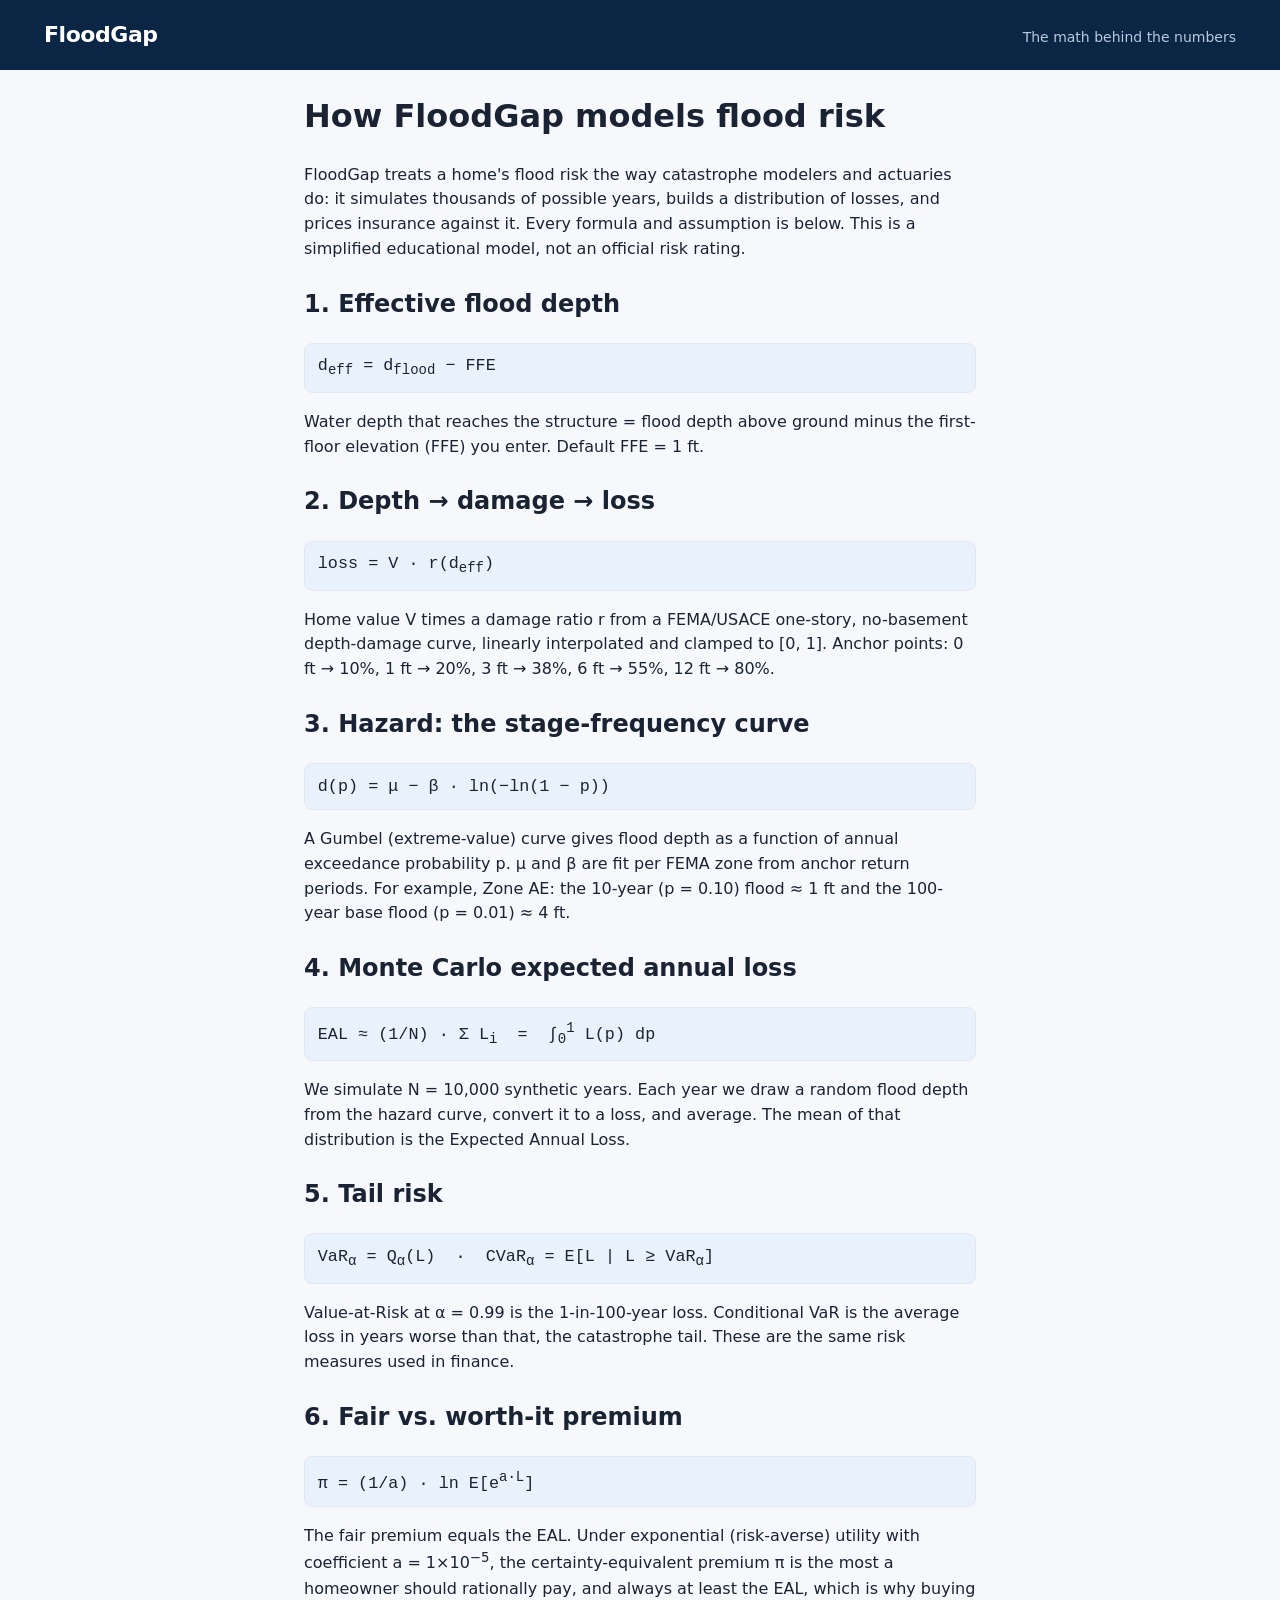
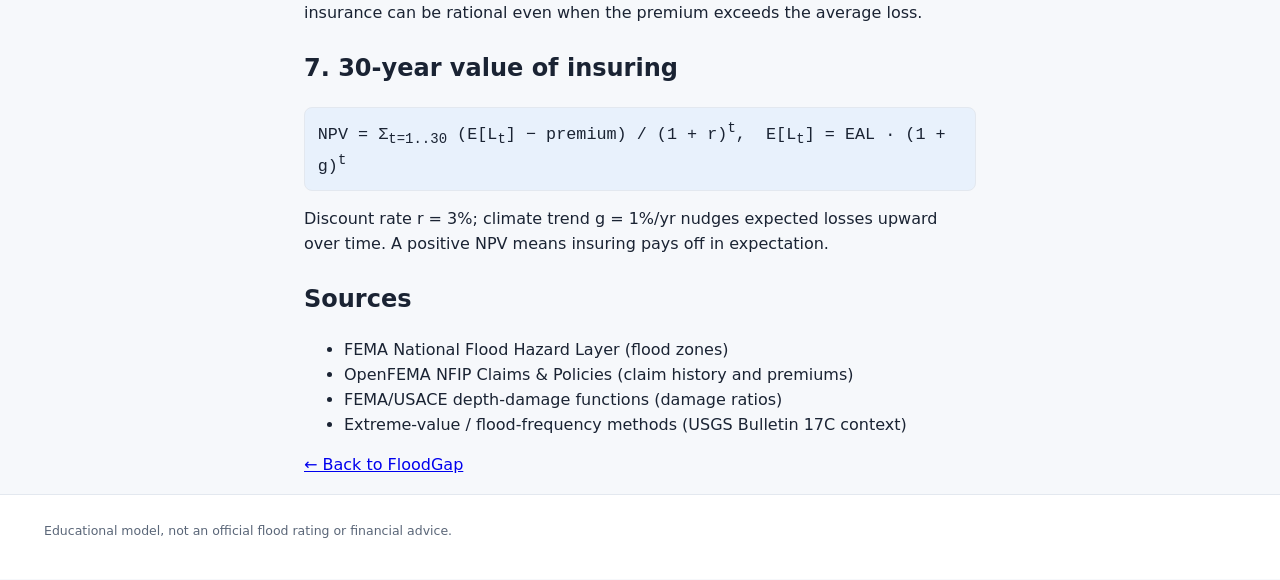
<file: methods.html>
<!doctype html>
<html lang="en">
<head>
    <meta charset="utf-8" />
    <meta name="viewport" content="width=device-width, initial-scale=1.0" />
    <title>The Math Behind FloodGap</title>
    <link rel="stylesheet" href="css/style.css" />
    <script>
        (function () {
            var saved = localStorage.getItem("floodgap-theme");
            var dark = saved ? saved === "dark" : window.matchMedia("(prefers-color-scheme: dark)").matches;
            if (dark) document.documentElement.setAttribute("data-theme", "dark");
        })();
    </script>
</head>
<body>
    <header class="site-header"><div class="wrap header-row">
        <a class="brand brand-link" href="index.html"><span class="brand-name">FloodGap</span></a>
        <p class="tagline">The math behind the numbers</p>
    </div></header>
    <main class="wrap methods-page">
        <h1>How FloodGap models flood risk</h1>
        <p>FloodGap treats a home's flood risk the way catastrophe modelers and actuaries do:
        it simulates thousands of possible years, builds a distribution of losses, and prices
        insurance against it. Every formula and assumption is below. This is a simplified
        educational model, not an official risk rating.</p>

        <h2>1. Effective flood depth</h2>
        <p class="formula">d<sub>eff</sub> = d<sub>flood</sub> &minus; FFE</p>
        <p>Water depth that reaches the structure = flood depth above ground minus the
        first-floor elevation (FFE) you enter. Default FFE = 1 ft.</p>

        <h2>2. Depth &rarr; damage &rarr; loss</h2>
        <p class="formula">loss = V &middot; r(d<sub>eff</sub>)</p>
        <p>Home value V times a damage ratio r from a FEMA/USACE one-story, no-basement
        depth-damage curve, linearly interpolated and clamped to [0, 1]. Anchor points:
        0 ft &rarr; 10%, 1 ft &rarr; 20%, 3 ft &rarr; 38%, 6 ft &rarr; 55%, 12 ft &rarr; 80%.</p>

        <h2>3. Hazard: the stage-frequency curve</h2>
        <p class="formula">d(p) = &mu; &minus; &beta; &middot; ln(&minus;ln(1 &minus; p))</p>
        <p>A Gumbel (extreme-value) curve gives flood depth as a function of annual
        exceedance probability p. &mu; and &beta; are fit per FEMA zone from anchor return
        periods. For example, Zone AE: the 10-year (p = 0.10) flood &asymp; 1 ft and the 100-year base flood
        (p = 0.01) &asymp; 4 ft.</p>

        <h2>4. Monte Carlo expected annual loss</h2>
        <p class="formula">EAL &asymp; (1/N) &middot; &Sigma; L<sub>i</sub>&nbsp;&nbsp;=&nbsp;&nbsp;&int;<sub>0</sub><sup>1</sup> L(p) dp</p>
        <p>We simulate N = 10,000 synthetic years. Each year we draw a random flood depth
        from the hazard curve, convert it to a loss, and average. The mean of that
        distribution is the Expected Annual Loss.</p>

        <h2>5. Tail risk</h2>
        <p class="formula">VaR<sub>&alpha;</sub> = Q<sub>&alpha;</sub>(L)&nbsp;&nbsp;&middot;&nbsp;&nbsp;CVaR<sub>&alpha;</sub> = E[L | L &ge; VaR<sub>&alpha;</sub>]</p>
        <p>Value-at-Risk at &alpha; = 0.99 is the 1-in-100-year loss. Conditional VaR is the
        average loss in years worse than that, the catastrophe tail. These are the same
        risk measures used in finance.</p>

        <h2>6. Fair vs. worth-it premium</h2>
        <p class="formula">&pi; = (1/a) &middot; ln E[e<sup>a&middot;L</sup>]</p>
        <p>The fair premium equals the EAL. Under exponential (risk-averse) utility with
        coefficient a = 1&times;10<sup>&minus;5</sup>, the certainty-equivalent premium &pi; is the most a homeowner
        should rationally pay, and always at least the EAL, which is why buying insurance can be
        rational even when the premium exceeds the average loss.</p>

        <h2>7. 30-year value of insuring</h2>
        <p class="formula">NPV = &Sigma;<sub>t=1..30</sub> (E[L<sub>t</sub>] &minus; premium) / (1 + r)<sup>t</sup>,&nbsp; E[L<sub>t</sub>] = EAL &middot; (1 + g)<sup>t</sup></p>
        <p>Discount rate r = 3%; climate trend g = 1%/yr nudges expected losses upward over
        time. A positive NPV means insuring pays off in expectation.</p>

        <h2>Sources</h2>
        <ul>
            <li>FEMA National Flood Hazard Layer (flood zones)</li>
            <li>OpenFEMA NFIP Claims &amp; Policies (claim history and premiums)</li>
            <li>FEMA/USACE depth-damage functions (damage ratios)</li>
            <li>Extreme-value / flood-frequency methods (USGS Bulletin 17C context)</li>
        </ul>
        <p><a href="index.html">&larr; Back to FloodGap</a></p>
    </main>
    <footer class="site-footer"><div class="wrap">
        <p>Educational model, not an official flood rating or financial advice.</p>
    </div></footer>
</body>
</html>
</file>
<file: css/style.css>
/* FloodGap — clean civic-tech design system */

:root {
    --navy: #0b2545;
    --navy-2: #13315c;
    --blue: #1d6fd8;
    --blue-soft: #e8f1fc;
    --ink: #1a2333;
    --ink-soft: #5a6678;
    --line: #e3e8ef;
    --bg: #f6f8fb;
    --card: #ffffff;
    --radius: 14px;

    /* Semantic state colors */
    --danger: #c9302c;
    --danger-soft: #fdecea;
    --warning: #b7791f;
    --warning-soft: #fbf3e4;
    --success: #2f855a;
    --success-soft: #ebf7ef;

    /* Font-weight hierarchy: display > heading > interactive > body */
    --fw-display: 800;
    --fw-heading: 700;
    --fw-ui: 600;
    --fw-body: 400;

    /* Skeleton shimmer */
    --skeleton-a: #e8edf4;
    --skeleton-b: #f4f7fb;
}

[data-theme="dark"] {
    --navy: #0b2545;
    --navy-2: #1a3a68;
    --blue: #4d8fe8;
    --blue-soft: #16263f;
    --ink: #e7ecf4;
    --ink-soft: #97a3b8;
    --line: #26334a;
    --bg: #0d1522;
    --card: #141e2e;

    --danger: #ff7a73;
    --danger-soft: #3a1d1f;
    --warning: #e2b155;
    --warning-soft: #322813;
    --success: #5bd08a;
    --success-soft: #14301f;

    --skeleton-a: #1d2a3f;
    --skeleton-b: #24344e;
}

* { box-sizing: border-box; }

body {
    margin: 0;
    font-family: "Inter", system-ui, sans-serif;
    background: var(--bg);
    color: var(--ink);
    line-height: 1.55;
}

.wrap {
    max-width: 1240px;
    margin: 0 auto;
    padding: 0 24px;
}

.hidden { display: none !important; }

/* Header */
.site-header {
    background: var(--navy);
    color: #fff;
    padding: 18px 0;
}
.header-row {
    display: flex;
    align-items: baseline;
    justify-content: space-between;
    flex-wrap: wrap;
    gap: 8px;
}
.brand {
    display: flex;
    align-items: center;
    gap: 10px;
    font-weight: var(--fw-display);
    font-size: 22px;
    letter-spacing: -0.02em;
}
.brand-link {
    color: inherit;
    text-decoration: none;
    border-radius: 8px;
}
.brand-link:hover .brand-name { text-decoration: underline; text-underline-offset: 4px; }
.tagline {
    margin: 0;
    color: #b9c8dd;
    font-size: 14px;
}
.header-actions {
    display: flex;
    gap: 8px;
    align-items: center;
}
.theme-btn {
    display: inline-flex;
    align-items: center;
    padding: 7px;
    background: transparent;
    border: 1px solid rgba(255, 255, 255, 0.25);
    border-radius: 10px;
    cursor: pointer;
    color: #fff;
    line-height: 1;
}
.theme-btn:hover { border-color: #fff; }
.theme-btn .lucide { width: 16px; height: 16px; }

.install-btn {
    display: inline-flex;
    align-items: center;
    gap: 6px;
    padding: 8px 16px;
    font-size: 13px;
    font-weight: var(--fw-ui);
    font-family: inherit;
    color: var(--navy);
    background: #fff;
    border: none;
    border-radius: 10px;
    cursor: pointer;
}
.install-btn:hover { background: var(--blue-soft); }
.install-btn .lucide { width: 14px; height: 14px; }

.brand-mark.lucide, .brand .lucide {
    width: 24px;
    height: 24px;
    color: #7db4f0;
}

.ai-badge {
    display: flex;
    align-items: center;
    gap: 5px;
    font-size: 12px;
    font-weight: var(--fw-ui);
    color: var(--blue);
    margin-top: 12px !important;
}
.ai-badge .lucide { width: 13px; height: 13px; }

/* Search */
.search-section {
    text-align: center;
    padding: 60px 0 40px;
    max-width: 800px;
    margin: 0 auto;
}
.search-section h1 {
    font-size: clamp(28px, 5vw, 48px);
    font-weight: var(--fw-display);
    letter-spacing: -0.03em;
    margin: 0 0 14px;
}
.search-section h1 em {
    color: var(--blue);
    font-style: normal;
}
.sub {
    color: var(--ink-soft);
    font-size: 16px;
    margin: 0 0 26px;
}
.search-bar {
    display: flex;
    gap: 10px;
    max-width: 620px;
    margin: 0 auto;
}
.search-bar input {
    flex: 1;
    padding: 14px 18px;
    font-size: 16px;
    font-family: inherit;
    background: var(--card);
    color: var(--ink);
    border: 2px solid var(--line);
    border-radius: var(--radius);
    outline: none;
    transition: border-color 0.15s;
}
.search-bar input::placeholder { color: var(--ink-soft); opacity: 0.7; }
.search-bar input:focus { border-color: var(--blue); }
.search-bar button {
    padding: 14px 22px;
    font-size: 16px;
    font-weight: var(--fw-ui);
    font-family: inherit;
    color: #fff;
    background: var(--blue);
    border: none;
    border-radius: var(--radius);
    cursor: pointer;
    transition: background 0.15s;
    white-space: nowrap;
}
.search-bar button:hover { background: #1859ad; }
.search-bar button:disabled { background: #9db8d9; cursor: wait; }

.status {
    min-height: 22px;
    margin: 12px 0 0;
    font-size: 14px;
    color: var(--ink-soft);
}
.status.error { color: var(--danger); font-weight: var(--fw-ui); }

/* Inline loading spinner shown next to status text while fetching */
.status.loading::before {
    content: "";
    display: inline-block;
    width: 12px;
    height: 12px;
    margin-right: 8px;
    vertical-align: -1px;
    border: 2px solid var(--line);
    border-top-color: var(--blue);
    border-radius: 50%;
    animation: spin 0.7s linear infinite;
}
@keyframes spin { to { transform: rotate(360deg); } }

/* Example neighborhood chips — horizontally scrolling bar */
.examples {
    display: flex;
    gap: 10px;
    align-items: center;
    margin-top: 14px;
    min-width: 0;
}
.examples-label {
    font-size: 13px;
    color: var(--ink-soft);
    flex-shrink: 0;
}
.chip-scroll {
    display: flex;
    flex: 1 1 auto;
    gap: 8px;
    overflow-x: auto;
    overscroll-behavior-x: contain;
    scroll-snap-type: x proximity;
    padding: 4px 2px;
    min-width: 0;
    scrollbar-width: none;              /* Firefox */
    -webkit-overflow-scrolling: touch;
    /* Fade the clipped edges so it reads as scrollable */
    mask-image: linear-gradient(90deg, transparent 0, #000 14px, #000 calc(100% - 14px), transparent 100%);
    -webkit-mask-image: linear-gradient(90deg, transparent 0, #000 14px, #000 calc(100% - 14px), transparent 100%);
}
.chip-scroll::-webkit-scrollbar { display: none; }  /* Chrome/Safari */
.chip { scroll-snap-align: start; flex-shrink: 0; }
.chip {
    padding: 6px 14px;
    font-size: 13px;
    font-weight: var(--fw-ui);
    font-family: inherit;
    color: var(--blue);
    background: var(--card);
    border: 1px solid var(--line);
    border-radius: 999px;
    cursor: pointer;
    transition: border-color 0.15s;
}
.chip:hover { border-color: var(--blue); }

/* Plain-language how-it-works */
.how {
    max-width: 560px;
    margin: 18px auto 0;
    text-align: left;
    font-size: 14px;
    color: var(--ink-soft);
}
.how summary {
    cursor: pointer;
    font-weight: var(--fw-ui);
    color: var(--blue);
    text-align: center;
    list-style-position: inside;
}
.how p { margin: 10px 0 0; }

/* Results grid */
.results { padding-bottom: 56px; }
.results-grid {
    display: grid;
    grid-template-columns: repeat(2, 1fr);
    gap: 18px;
}
.card {
    background: var(--card);
    border: 1px solid var(--line);
    border-radius: var(--radius);
    padding: 22px;
    box-shadow: 0 1px 3px rgba(11, 37, 69, 0.05);
}
.card h2 {
    display: flex;
    align-items: center;
    gap: 7px;
    margin: 0 0 10px;
    font-size: 13px;
    font-weight: var(--fw-heading);
    text-transform: uppercase;
    letter-spacing: 0.08em;
    color: var(--ink-soft);
}
.card h2 .lucide {
    width: 15px;
    height: 15px;
    color: var(--blue);
    flex-shrink: 0;
}

/* Info tooltips */
.tip {
    position: relative;
    display: inline-flex;
    align-items: center;
    padding: 2px;
    margin-left: 2px;
    background: none;
    border: none;
    cursor: help;
    color: var(--ink-soft);
    border-radius: 6px;
}
.tip .lucide { width: 14px; height: 14px; color: currentColor; }
.tip:hover, .tip:focus-visible { color: var(--blue); outline: none; }
.tip::after {
    content: attr(data-tip);
    position: absolute;
    bottom: calc(100% + 8px);
    left: 50%;
    transform: translateX(-50%) translateY(4px);
    width: 240px;
    padding: 10px 12px;
    background: var(--navy);
    color: #fff;
    font-size: 12.5px;
    font-weight: var(--fw-body);
    line-height: 1.45;
    letter-spacing: 0;
    text-transform: none;
    border-radius: 10px;
    box-shadow: 0 6px 20px rgba(11, 37, 69, 0.25);
    opacity: 0;
    visibility: hidden;
    transition: opacity 0.15s, transform 0.15s;
    pointer-events: none;
    /* Leaflet panes go up to z-index 800; tooltips must beat the map */
    z-index: 1100;
}
.tip { z-index: 1100; }
.tip:hover::after, .tip:focus-visible::after, .tip.open::after {
    opacity: 1;
    visibility: visible;
    transform: translateX(-50%) translateY(0);
}
[data-theme="dark"] .tip::after {
    background: #223756;
    box-shadow: 0 6px 20px rgba(0, 0, 0, 0.5);
}

/* Skeleton loading shimmer */
.skeleton {
    color: transparent !important;
    user-select: none;
    border-radius: 8px;
    background: linear-gradient(90deg, var(--skeleton-a) 25%, var(--skeleton-b) 50%, var(--skeleton-a) 75%);
    background-size: 200% 100%;
    animation: shimmer 1.3s ease-in-out infinite;
}
.skeleton * { visibility: hidden; }
@keyframes shimmer {
    0% { background-position: 200% 0; }
    100% { background-position: -200% 0; }
}

.map-card {
    grid-column: 1 / -1;
    padding: 0;
    overflow: hidden;
    /* Extra room below the map so card tooltips never crowd it */
    margin-bottom: 8px;
}
#map { height: 480px; width: 100%; }

.big-stat {
    font-size: 40px;
    font-weight: var(--fw-display);
    letter-spacing: -0.03em;
    margin: 0 0 6px;
    color: var(--navy);
}
[data-theme="dark"] .big-stat { color: var(--ink); }
.detail {
    margin: 0;
    font-size: 14px;
    color: var(--ink-soft);
}

/* Risk state: color + left accent border, one look per severity */
.risk-high { border-left: 4px solid var(--danger); }
.risk-high .big-stat { color: var(--danger); }
.risk-moderate { border-left: 4px solid var(--warning); }
.risk-moderate .big-stat { color: var(--warning); }
.risk-low { border-left: 4px solid var(--success); }
.risk-low .big-stat { color: var(--success); }

/* Gap calculator */
.gap-card { grid-column: 1 / -1; }
.gap-inputs {
    display: flex;
    gap: 16px;
    flex-wrap: wrap;
    align-items: flex-end;
}
.gap-inputs label {
    display: flex;
    flex-direction: column;
    gap: 6px;
    font-size: 13px;
    font-weight: var(--fw-ui);
    color: var(--ink-soft);
}
.gap-inputs input {
    padding: 11px 14px;
    font-size: 16px;
    font-family: inherit;
    background: var(--card);
    color: var(--ink);
    border: 2px solid var(--line);
    border-radius: 10px;
    width: 190px;
    outline: none;
}
.gap-inputs input:focus { border-color: var(--blue); }
.gap-inputs button {
    padding: 12px 20px;
    font-size: 15px;
    font-weight: var(--fw-ui);
    font-family: inherit;
    color: #fff;
    background: var(--navy);
    border: none;
    border-radius: 10px;
    cursor: pointer;
}
.gap-inputs button:hover { background: var(--navy-2); }

.gap-result {
    margin-top: 20px;
    padding: 20px;
    background: var(--danger-soft);
    border-radius: 10px;
    text-align: center;
}
.gap-result.covered { background: var(--success-soft); }
.gap-label {
    margin: 0 0 4px;
    font-size: 14px;
    color: var(--ink-soft);
}
.gap-number {
    font-size: clamp(36px, 7vw, 56px);
    font-weight: var(--fw-display);
    letter-spacing: -0.03em;
    color: var(--danger);
    margin: 0 0 8px;
}
.gap-result.covered .gap-number { color: var(--success); }

/* Dim map tiles slightly in dark mode */
[data-theme="dark"] #map .leaflet-tile { filter: brightness(0.75) contrast(1.05); }

/* Explain */
.explain-card { grid-column: 1 / -1; }
.explain-head {
    display: flex;
    justify-content: space-between;
    align-items: center;
}
#lang-toggle {
    border: 2px solid var(--line);
    background: var(--card);
    border-radius: 8px;
    padding: 4px 12px;
    font-weight: var(--fw-ui);
    font-family: inherit;
    font-size: 13px;
    cursor: pointer;
    color: var(--ink-soft);
}
#lang-toggle:hover { border-color: var(--blue); color: var(--blue); }
.explain-text {
    background: var(--blue-soft);
    border-radius: 10px;
    padding: 16px 18px;
    font-size: 15px;
}
.explain-text p { margin: 0 0 10px; }
.explain-text p:last-child { margin: 0; }

/* Actions */
#actions-card { grid-column: 1 / -1; }
.actions {
    margin: 0;
    padding: 0;
    list-style: none;
    display: grid;
    grid-template-columns: repeat(auto-fit, minmax(230px, 1fr));
    gap: 10px;
}
.actions a {
    display: flex;
    align-items: center;
    justify-content: space-between;
    gap: 8px;
    padding: 12px 14px;
    background: var(--bg);
    border: 1px solid var(--line);
    border-radius: 10px;
    color: var(--blue);
    text-decoration: none;
    font-weight: var(--fw-ui);
    font-size: 14px;
    transition: border-color 0.15s, transform 0.1s;
}
.actions a:hover { border-color: var(--blue); transform: translateY(-1px); }
.actions a .lucide { width: 15px; height: 15px; flex-shrink: 0; }

/* About page */
.about-page { padding-bottom: 56px; }
.about-hero {
    text-align: center;
    max-width: 800px;
    margin: 0 auto;
    padding: 56px 0 40px;
}
.about-hero h1 {
    font-size: clamp(26px, 4vw, 40px);
    font-weight: var(--fw-display);
    letter-spacing: -0.03em;
    margin: 0 0 14px;
    line-height: 1.2;
}
.about-hero h1 em { color: var(--blue); font-style: normal; }
.about-grid {
    display: grid;
    grid-template-columns: repeat(2, 1fr);
    gap: 18px;
    max-width: 960px;
    margin: 0 auto;
}
.about-grid .card p { font-size: 14.5px; margin: 0 0 12px; }
.about-grid .card p:last-child { margin-bottom: 0; }
.about-steps {
    margin: 0;
    padding-left: 20px;
    font-size: 14.5px;
    display: grid;
    gap: 10px;
}
.about-privacy {
    margin: 0 0 12px;
    padding-left: 20px;
    font-size: 14.5px;
    display: grid;
    gap: 8px;
}
.site-footer a { color: var(--blue); text-decoration: none; font-weight: var(--fw-ui); }
.site-footer a:hover { text-decoration: underline; }
@media (max-width: 680px) {
    .about-grid { grid-template-columns: 1fr; }
}

/* Footer */
.site-footer {
    border-top: 1px solid var(--line);
    padding: 22px 0 34px;
    font-size: 12.5px;
    color: var(--ink-soft);
    background: var(--card);
}
.site-footer p { margin: 4px 0; }

/* Mobile */
@media (max-width: 680px) {
    .results-grid { grid-template-columns: 1fr; }
    .search-bar { flex-direction: column; }
    .gap-inputs input { width: 100%; }
    .gap-inputs label { flex: 1 1 100%; }
    .search-section { padding: 40px 0 28px; }
    .search-section h1 { font-size: clamp(26px, 7.5vw, 34px); }
    #map { height: 320px; }
    .examples { flex-direction: column; gap: 6px; }
    .chip-scroll { max-width: 100%; }
    .chip-arrow { display: none; }
    /* Tooltips: keep the bubble on screen instead of centering off the edge */
    .tip::after {
        left: auto;
        right: -8px;
        transform: translateX(0) translateY(4px);
        width: 210px;
    }
    .tip:hover::after, .tip:focus-visible::after, .tip.open::after { transform: translateX(0) translateY(0); }
}

@media (max-width: 560px) {
    /* Header: brand + actions only; the tagline is decorative at this size */
    .tagline { display: none; }
    .header-row { align-items: center; }
}

/* Risk engine */
.risk-inputs { display: grid; gap: 0.75rem; margin: 0.5rem 0 1rem; }
.risk-inputs label { display: flex; flex-direction: column; gap: 0.25rem; font-size: 0.85rem; }
.risk-inputs input[type="range"] { width: 100%; }
.chart { width: 100%; margin: 0.5rem 0; }
.chart .axis { stroke: var(--line); stroke-width: 1; }
.chart .dd-line { stroke: var(--blue); stroke-width: 2.5; }
.chart .dd-bfe { stroke: var(--danger); stroke-dasharray: 4 3; stroke-width: 1.5; }
.chart .dd-marker { fill: var(--blue); stroke: var(--card); stroke-width: 2; }
.chart .bar { fill: var(--blue); opacity: 0.7; }
.chart .bar-highlight { fill: var(--danger); opacity: 1; }
.chart .le-line { stroke: var(--blue); stroke-width: 2; }
.chart .empty { fill: var(--ink-soft); font-size: 12px; }
.metric-row { display: grid; grid-template-columns: repeat(3, 1fr); gap: 0.5rem; margin-top: 0.75rem; }
.metric { display: flex; flex-direction: column; gap: 0.15rem; }
.metric-label { font-size: 0.72rem; color: var(--ink-soft); }
.metric-val { font-size: 1.05rem; font-weight: 700; }
.methods-link { margin-top: 0.5rem; }
.cta-quote {
    display: inline-flex; align-items: center; gap: 6px;
    margin: 0.5rem 0 0.25rem; padding: 10px 18px;
    background: var(--blue); color: #fff;
    border-radius: var(--radius); font-weight: var(--fw-ui); text-decoration: none;
}
.cta-quote:hover { background: #1859ad; }
.chip-nav { display: flex; align-items: center; flex: 1 1 auto; min-width: 0; gap: 2px; }
.chip-arrow {
    flex-shrink: 0;
    display: inline-flex; align-items: center; justify-content: center;
    width: 24px; height: 30px; padding: 0;
    font-family: inherit; font-size: 20px; line-height: 1; font-weight: var(--fw-heading);
    color: var(--blue); background: transparent; border: none; cursor: pointer;
    transition: color 0.15s;
}
.chip-arrow:hover { color: var(--ink); }
.chip-arrow:disabled { color: var(--line); cursor: default; }
.actions-note { margin-top: 12px; font-size: 0.72rem; color: var(--ink-soft); }
.chart-key { display: flex; flex-wrap: wrap; gap: 12px; font-size: 0.72rem; color: var(--ink-soft); margin-top: 4px; }
.key-item { display: inline-flex; align-items: center; gap: 5px; }
.key-swatch { width: 14px; height: 3px; border-radius: 2px; display: inline-block; }
.swatch-line { background: var(--blue); }
.swatch-bfe { height: 0; border-top: 2px dashed var(--danger); }
.swatch-dot { width: 9px; height: 9px; border-radius: 50%; background: var(--blue); }
.swatch-bar { height: 9px; background: var(--blue); opacity: 0.7; }
.swatch-harvey { height: 9px; background: var(--danger); }
@media (max-width: 640px) { .metric-row { grid-template-columns: 1fr; } }

/* Methods page */
.methods-page { max-width: 720px; }
.methods-page h2 { margin-top: 1.5rem; }
.formula {
    font-family: ui-monospace, "SFMono-Regular", Menlo, Consolas, monospace;
    background: var(--blue-soft); color: var(--ink);
    padding: 0.6rem 0.8rem; border-radius: 8px; font-size: 1.05rem;
    overflow-x: auto; border: 1px solid var(--line);
}
</file>
